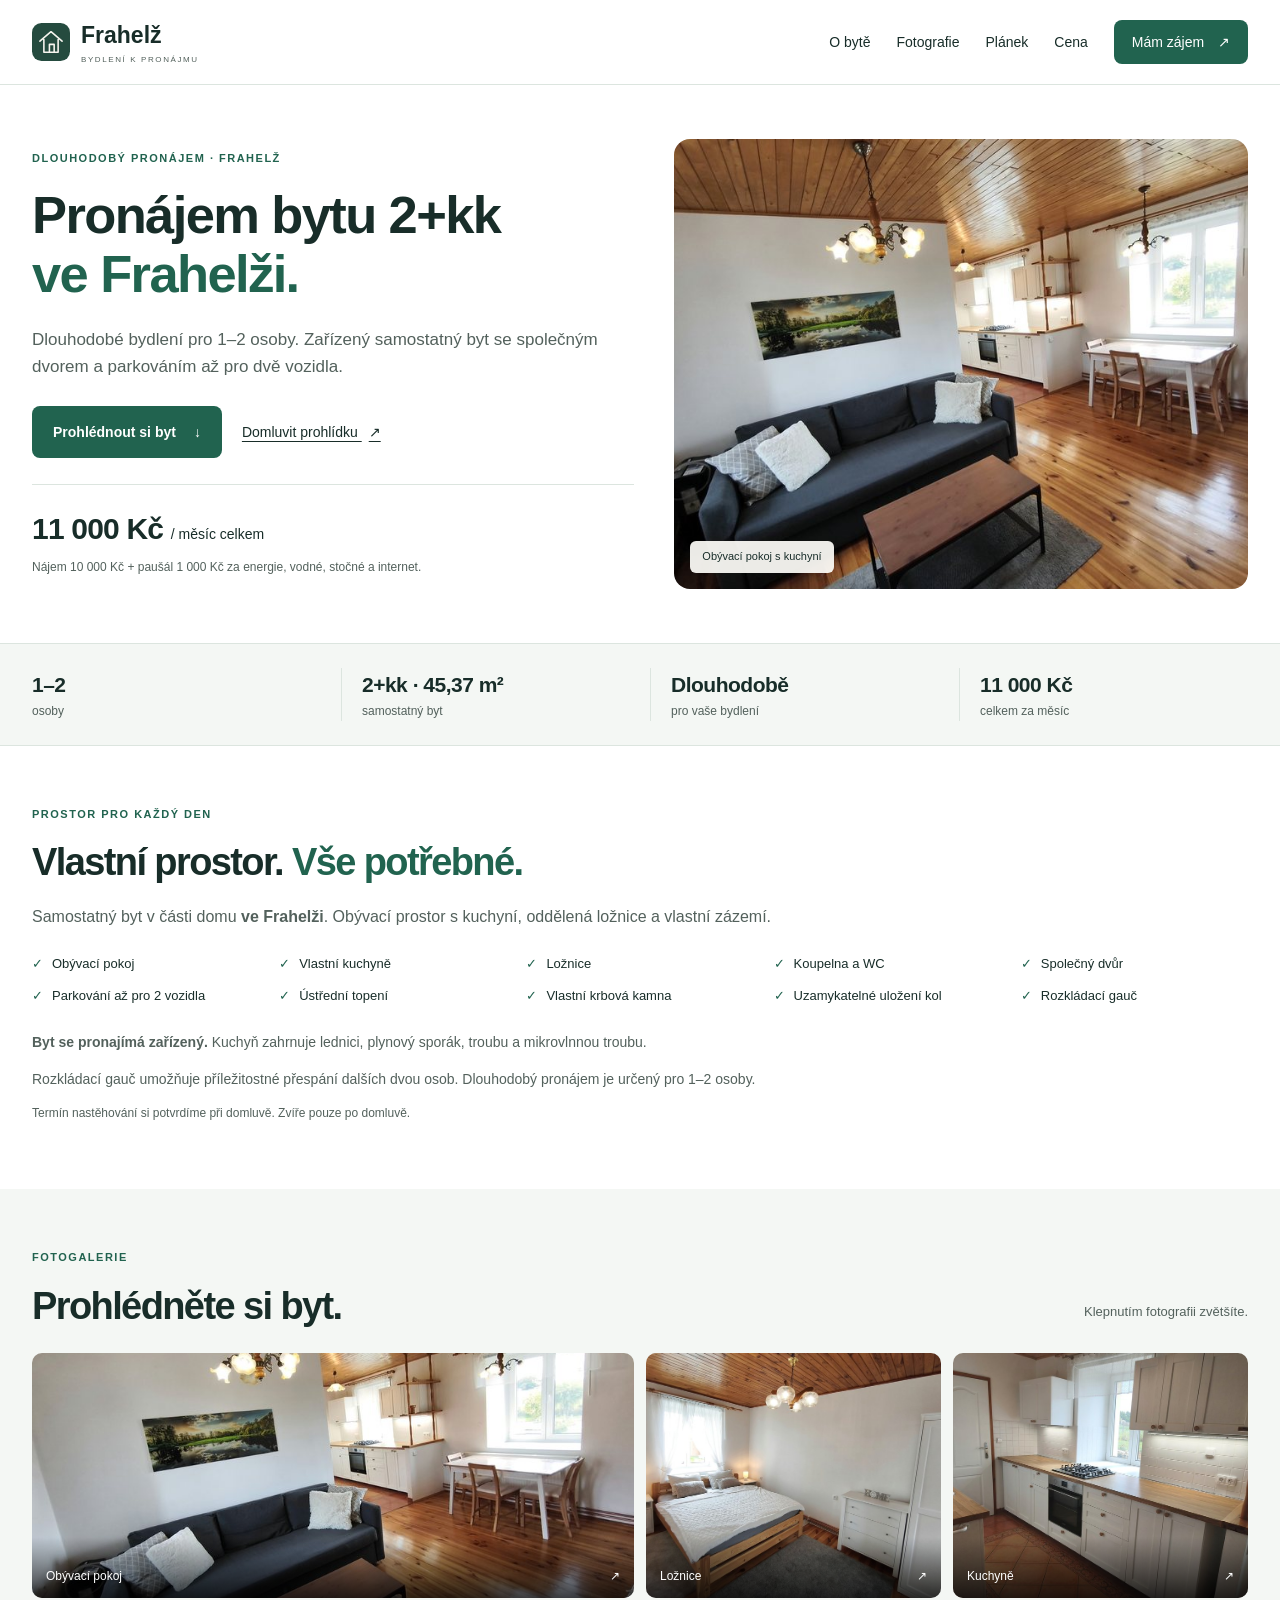
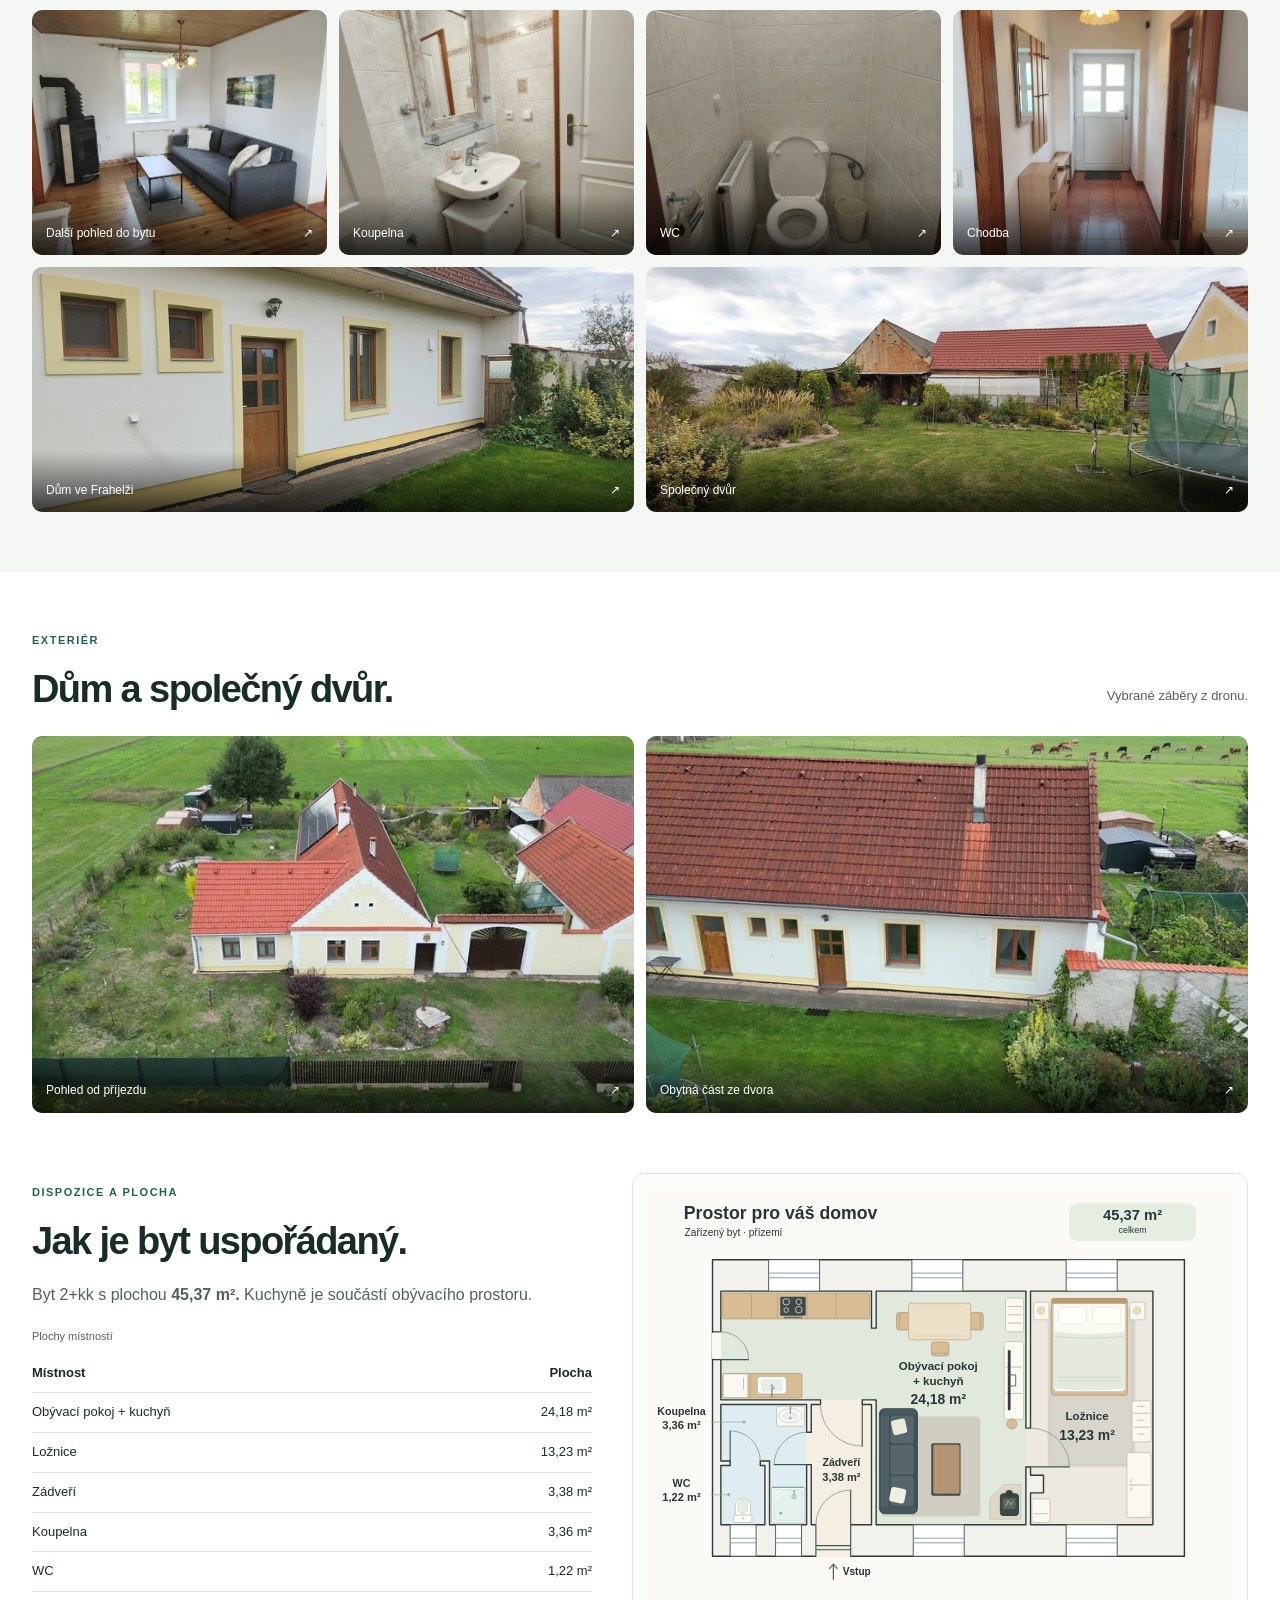
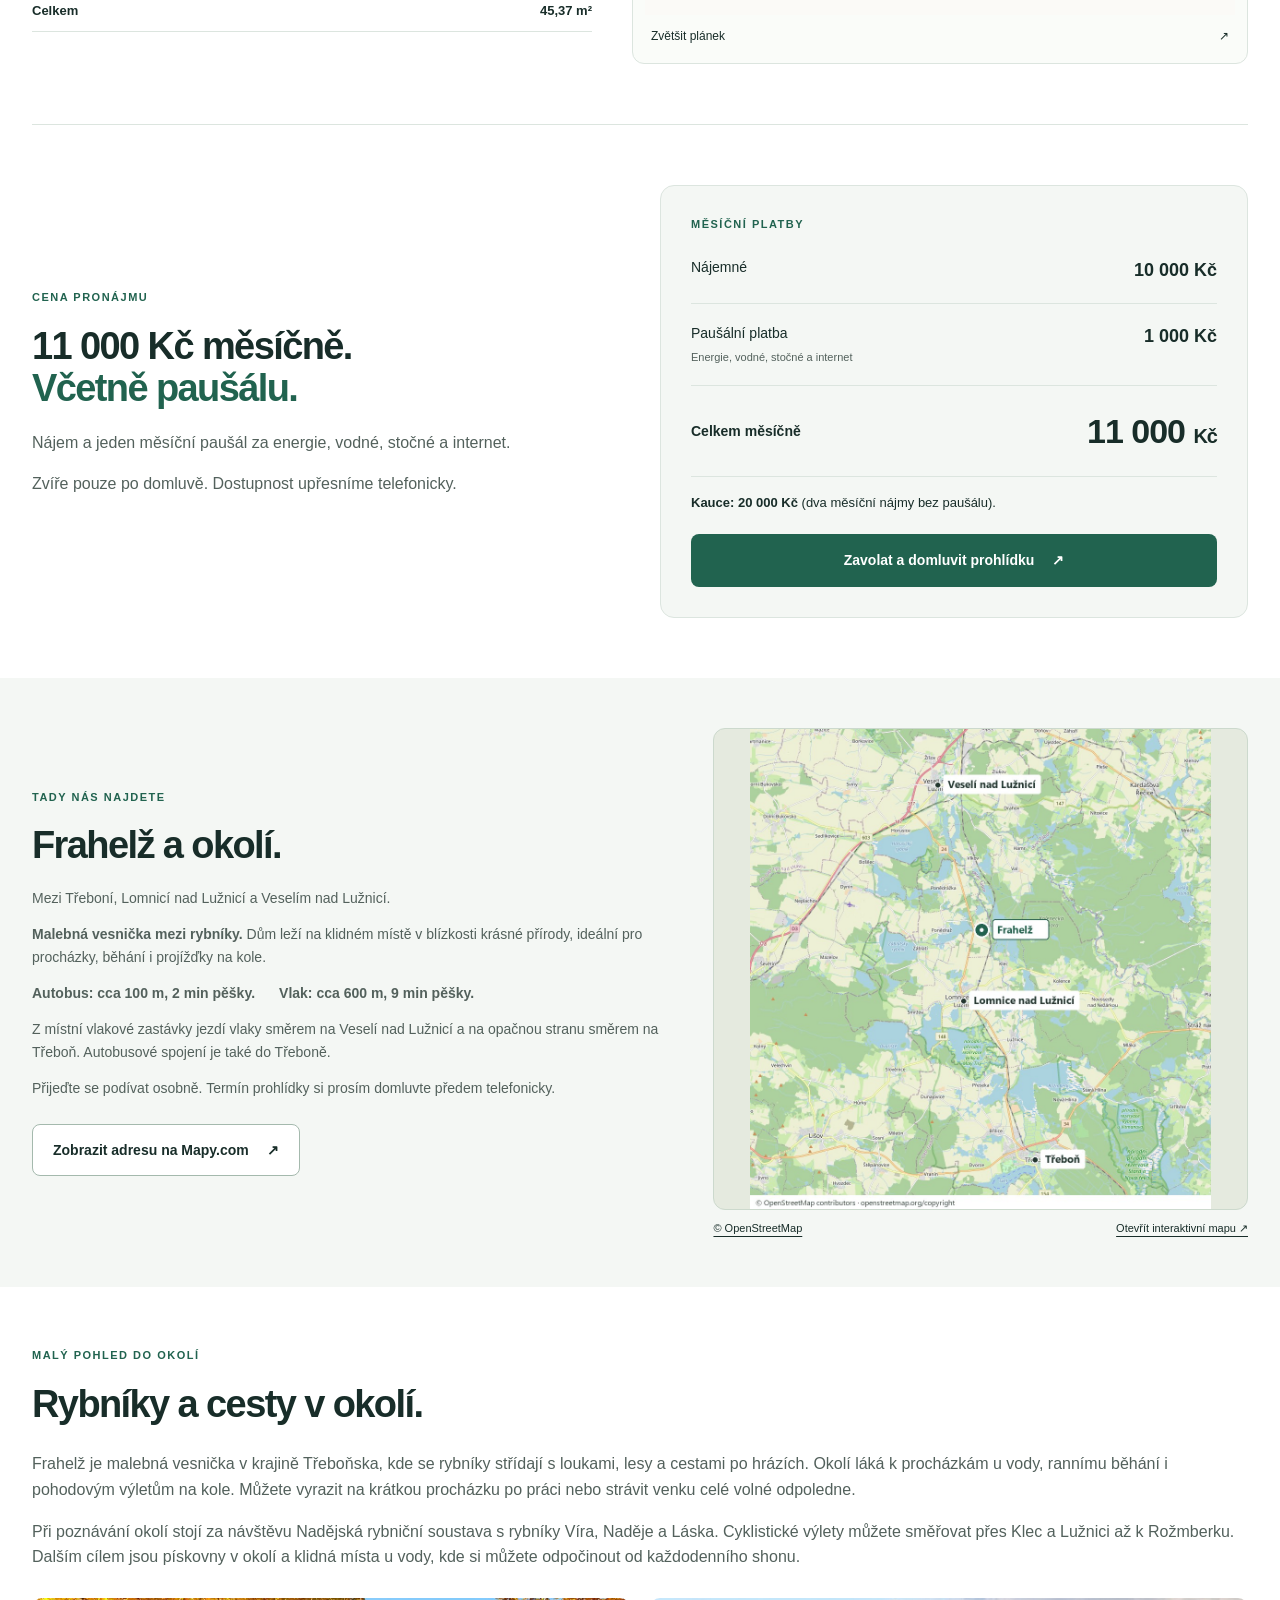
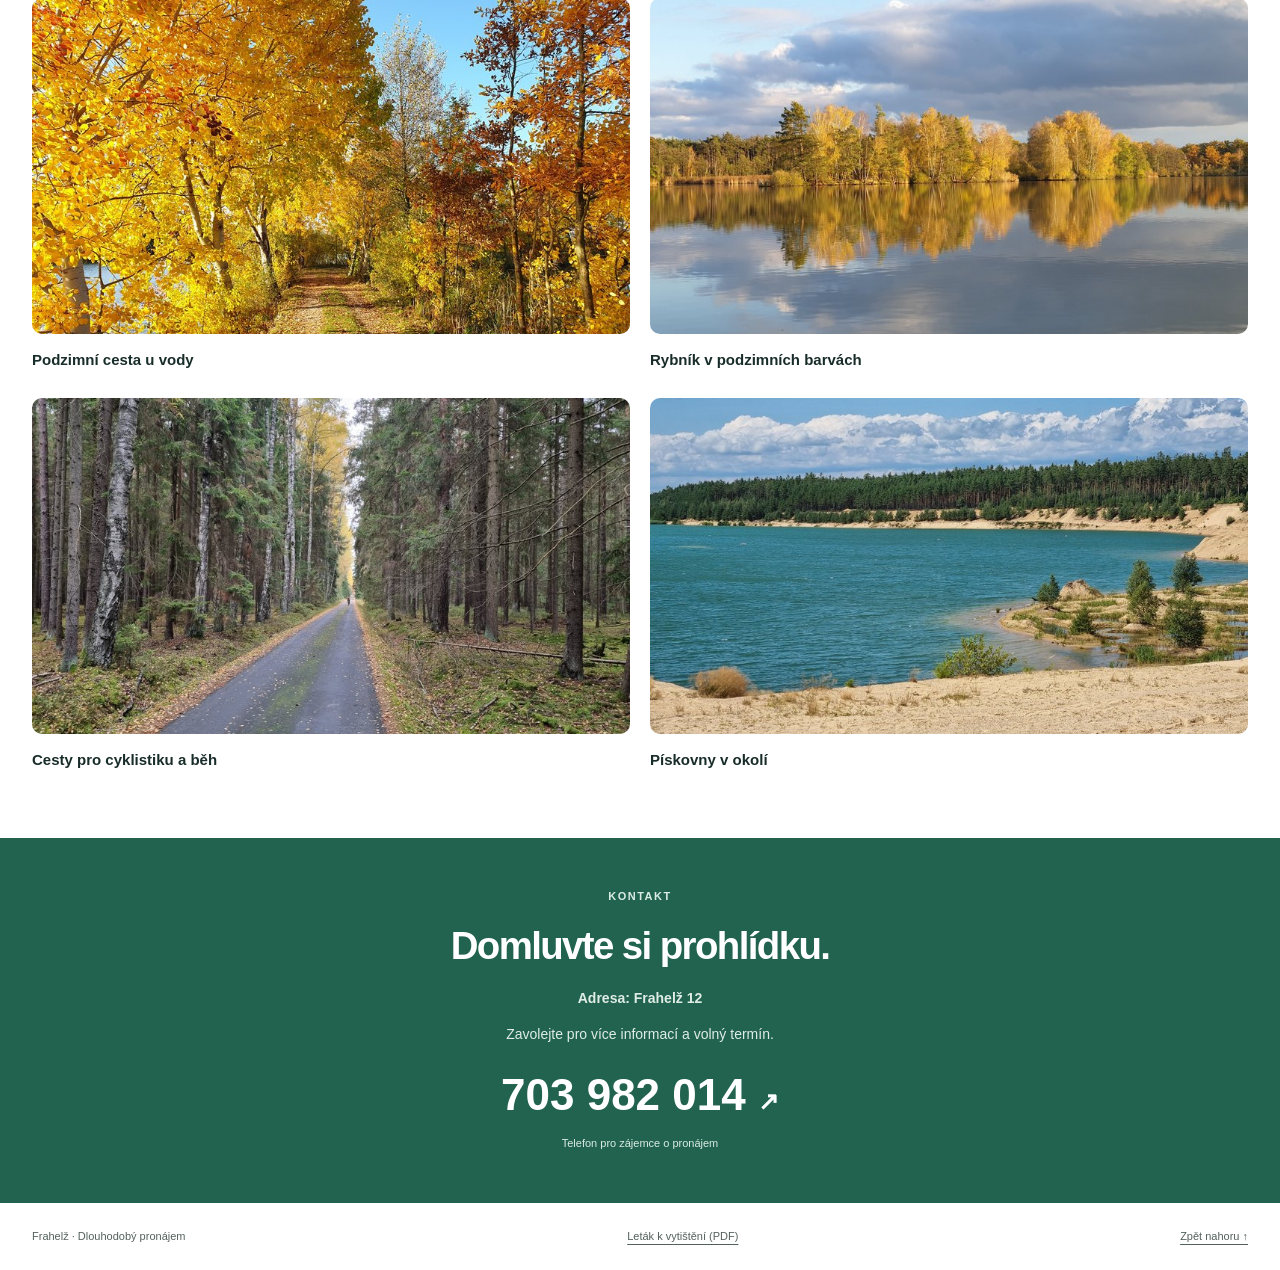
<file: index.html>
<!doctype html>
<html lang="cs">
<head>
  <meta charset="utf-8">
  <meta name="viewport" content="width=device-width, initial-scale=1">
  <meta name="theme-color" content="#254b3f">
  <meta name="description" content="Pronájem bytu 2+kk ve Frahelži, 45,37 m², pro 1–2 osoby. Společný dvůr, parkování až pro 2 vozidla. Celkem 11 000 Kč měsíčně. Telefon 703 982 014.">
  <meta property="og:title" content="Bydlení ve Frahelži | Dlouhodobý pronájem">
  <meta property="og:description" content="Samostatný byt 2+kk, 45,37 m². Společný dvůr a parkování až pro 2 vozidla. Pro 1–2 osoby, celkem 11 000 Kč měsíčně.">
  <meta property="og:type" content="website">
  <meta property="og:locale" content="cs_CZ">
  <title>Bydlení ve Frahelži | Dlouhodobý pronájem</title>
  <link rel="icon" href="favicon.svg" type="image/svg+xml">
  <link rel="stylesheet" href="styles.css">
  <script src="site.js" defer></script>
</head>
<body>
  <a class="skip-link" href="#obsah">Přejít na obsah</a>
  <header class="site-header">
    <div class="container header-inner">
      <a class="brand" href="#uvod" aria-label="Frahelž – úvod">
        <img src="favicon.svg" width="38" height="38" alt="">
        <span>Frahelž<small>BYDLENÍ K PRONÁJMU</small></span>
      </a>
      <nav aria-label="Hlavní navigace">
        <a href="#o-byte">O bytě</a>
        <a href="#fotografie">Fotografie</a>
        <a href="#planek">Plánek</a>
        <a href="#cena">Cena</a>
        <a class="nav-contact" href="#kontakt">Mám zájem <span aria-hidden="true">↗</span></a>
      </nav>
    </div>
  </header>
  <main id="obsah">
    <section class="hero container" id="uvod" aria-labelledby="hero-title">
      <div class="hero-copy">
        <p class="eyebrow"><span class="small-line"></span> DLOUHODOBÝ PRONÁJEM · FRAHELŽ</p>
        <h1 id="hero-title">Pronájem bytu 2+kk <em>ve&nbsp;Frahelži.</em></h1>
        <p class="hero-description">Dlouhodobé bydlení pro 1–2 osoby. Zařízený samostatný byt se společným dvorem a parkováním až pro dvě vozidla.</p>
        <div class="hero-actions">
          <a class="button button-dark" href="#fotografie">Prohlédnout si byt <span aria-hidden="true">↓</span></a>
          <a class="text-link" href="#kontakt">Domluvit prohlídku <span aria-hidden="true">↗</span></a>
        </div>
        <div class="hero-price"><strong>11 000 Kč <span>/ měsíc celkem</span></strong><small>Nájem 10 000 Kč + paušál 1 000 Kč za energie, vodné, stočné a internet.</small></div>
      </div>
      <div class="hero-visual">
        <img class="hero-image" src="assets/obyvak-1600.jpg" srcset="assets/obyvak-800.jpg 800w, assets/obyvak-1600.jpg 1600w" sizes="(max-width: 800px) calc(100vw - 36px), (max-width: 1360px) 46vw, 600px" width="1600" height="1200" fetchpriority="high" alt="Obývací pokoj s pohovkou, dřevěnou podlahou, jídelním stolem a navazující kuchyní">
        <span class="photo-corner">Obývací pokoj s kuchyní</span>
      </div>
    </section>
    <div class="facts-wrap">
      <div class="container facts">
        <div><span class="fact-number">1–2</span><span>osoby</span></div>
        <div><span class="fact-title">2+kk · 45,37 m²</span><span>samostatný byt</span></div>
        <div><span class="fact-title">Dlouhodobě</span><span>pro vaše bydlení</span></div>
        <div><span class="fact-title">11 000 Kč</span><span>celkem za měsíc</span></div>
      </div>
    </div>
    <section class="container section about" id="o-byte" aria-labelledby="about-title">
      <div>
        <p class="eyebrow">PROSTOR PRO KAŽDÝ DEN</p>
        <h2 id="about-title">Vlastní prostor. <em>Vše&nbsp;potřebné.</em></h2>
      </div>
      <div class="about-copy">
        <p>Samostatný byt v části domu <strong>ve Frahelži</strong>. Obývací prostor s kuchyní, oddělená ložnice a vlastní zázemí.</p>
        <div class="room-list">
          <span>Obývací pokoj</span><span>Vlastní kuchyně</span><span>Ložnice</span><span>Koupelna a WC</span><span>Společný dvůr</span><span>Parkování až pro 2 vozidla</span><span>Ústřední topení</span><span>Vlastní krbová kamna</span>
          <span>Uzamykatelné uložení kol</span>
          <span>Rozkládací gauč</span>
        </div>
        <p class="equipment-note"><strong>Byt se pronajímá zařízený.</strong> Kuchyň zahrnuje lednici, plynový sporák, troubu a mikrovlnnou troubu.</p>
        <p class="equipment-note">Rozkládací gauč umožňuje příležitostné přespání dalších dvou osob. Dlouhodobý pronájem je určený pro 1–2 osoby.</p>
        <p class="fine-print">Termín nastěhování si potvrdíme při domluvě. Zvíře pouze po domluvě.</p>
      </div>
    </section>
    <section class="gallery-section section" id="fotografie" aria-labelledby="gallery-title">
      <div class="container">
        <div class="section-heading">
          <div><p class="eyebrow">FOTOGALERIE</p><h2 id="gallery-title">Prohlédněte si byt.</h2></div>
          <p>Klepnutím fotografii zvětšíte.</p>
        </div>
        <div class="gallery">
          <a class="gallery-item gallery-wide" href="assets/obyvak-1600.jpg" data-caption="Obývací pokoj s jídelním koutem">
            <img src="assets/obyvak-800.jpg" width="800" height="600" loading="lazy" decoding="async" alt="Pohovka a jídelní kout v obývacím pokoji">
            <span>Obývací pokoj <span aria-hidden="true">↗</span></span>
          </a>
          <a class="gallery-item" href="assets/loznice-1600.jpg" data-caption="Ložnice">
            <img src="assets/loznice-800.jpg" width="800" height="600" loading="lazy" decoding="async" alt="Ložnice s postelí a oknem">
            <span>Ložnice <span aria-hidden="true">↗</span></span>
          </a>
          <a class="gallery-item" href="assets/kuchyne-1600.jpg" data-caption="Kuchyně">
            <img src="assets/kuchyne-800.jpg" width="800" height="600" loading="lazy" decoding="async" alt="Kuchyňská linka s troubou, varnou deskou a dřezem">
            <span>Kuchyně <span aria-hidden="true">↗</span></span>
          </a>
          <a class="gallery-item" href="assets/obyvak-pohled-1600.jpg" data-caption="Další pohled na obývací pokoj">
            <img src="assets/obyvak-pohled-800.jpg" width="800" height="600" loading="lazy" decoding="async" alt="Obývací pokoj s pohovkou a kamny při pohledu od kuchyně">
            <span>Další pohled do bytu <span aria-hidden="true">↗</span></span>
          </a>
          <a class="gallery-item" href="assets/koupelna-1600.jpg" data-caption="Koupelna">
            <img src="assets/koupelna-800.jpg" width="600" height="800" loading="lazy" decoding="async" alt="Koupelna s umyvadlem a sprchovým koutem">
            <span>Koupelna <span aria-hidden="true">↗</span></span>
          </a>
          <a class="gallery-item" href="assets/wc-1600.jpg" data-caption="WC">
            <img src="assets/wc-800.jpg" width="600" height="800" loading="lazy" decoding="async" alt="WC s oknem">
            <span>WC <span aria-hidden="true">↗</span></span>
          </a>
          <a class="gallery-item" href="assets/chodba-1600.jpg" data-caption="Chodba">
            <img src="assets/chodba-800.jpg" width="600" height="800" loading="lazy" decoding="async" alt="Chodba propojující místnosti bytu">
            <span>Chodba <span aria-hidden="true">↗</span></span>
          </a>
          <a class="gallery-item gallery-wide" href="assets/dum-1600.jpg" data-caption="Pohled na dům">
            <img src="assets/dum-800.jpg" width="800" height="600" loading="lazy" decoding="async" alt="Dům se světlou fasádou a červenou střechou">
            <span>Dům ve Frahelži <span aria-hidden="true">↗</span></span>
          </a>
          <a class="gallery-item gallery-wide" href="assets/dvur-1600.jpg" data-caption="Společný dvůr">
            <img src="assets/dvur-800.jpg" width="800" height="600" loading="lazy" decoding="async" alt="Společný dvůr s trávníkem, záhony a skleníkem">
            <span>Společný dvůr <span aria-hidden="true">↗</span></span>
          </a>
        </div>
      </div>
    </section>
    <section class="container section drone-section" aria-labelledby="drone-title">
      <div class="section-heading">
        <div><p class="eyebrow">EXTERIÉR</p><h2 id="drone-title">Dům a společný dvůr.</h2></div>
        <p>Vybrané záběry z dronu.</p>
      </div>
      <div class="drone-gallery">
        <a class="gallery-item" href="assets/dron-pruceli-1600.jpg" data-caption="Průčelí domu z dronu">
          <img src="assets/dron-pruceli-800.jpg" width="800" height="450" loading="lazy" decoding="async" alt="Pohled z dronu na průčelí domu a vjezd">
          <span>Pohled od příjezdu <span aria-hidden="true">↗</span></span>
        </a>
        <a class="gallery-item" href="assets/dron-byt-1600.jpg" data-caption="Pohled na obytnou část domu ze dvora">
          <img src="assets/dron-byt-800.jpg" width="800" height="450" loading="lazy" decoding="async" alt="Detail obytné části domu při pohledu ze dvora z dronu">
          <span>Obytná část ze dvora <span aria-hidden="true">↗</span></span>
        </a>
      </div>
    </section>
    <section class="container section floor-plan" id="planek" aria-labelledby="plan-title">
      <div>
        <p class="eyebrow">DISPOZICE A PLOCHA</p>
        <h2 id="plan-title">Jak je byt uspořádaný.</h2>
        <p>Byt 2+kk s plochou <strong>45,37 m².</strong> Kuchyně je součástí obývacího prostoru.</p>
        <table class="area-table">
          <caption>Plochy místností</caption>
          <thead><tr><th scope="col">Místnost</th><th scope="col">Plocha</th></tr></thead>
          <tbody>
            <tr><th scope="row">Obývací pokoj + kuchyň</th><td>24,18 m²</td></tr>
            <tr><th scope="row">Ložnice</th><td>13,23 m²</td></tr>
            <tr><th scope="row">Zádveří</th><td>3,38 m²</td></tr>
            <tr><th scope="row">Koupelna</th><td>3,36 m²</td></tr>
            <tr><th scope="row">WC</th><td>1,22 m²</td></tr>
          </tbody>
          <tfoot><tr><th scope="row">Celkem</th><td>45,37 m²</td></tr></tfoot>
        </table>
      </div>
      <a class="plan-link" href="assets/planek-prehledny.svg" data-caption="Půdorys bytu 2+kk">
        <img src="assets/planek-prehledny.svg" width="1400" height="1020" loading="lazy" decoding="async" alt="Půdorys zařízeného bytu 2+kk s názvy místností a výměrami">
        <span>Zvětšit plánek <span aria-hidden="true">↗</span></span>
      </a>
    </section>
    <section class="container section pricing-section" id="cena" aria-labelledby="price-title">
      <div class="pricing-copy">
        <p class="eyebrow">CENA PRONÁJMU</p>
        <h2 id="price-title">11 000 Kč měsíčně. <em>Včetně&nbsp;paušálu.</em></h2>
        <p>Nájem a jeden měsíční paušál za energie, vodné, stočné a internet.</p>
        <p>Zvíře pouze po domluvě. Dostupnost upřesníme telefonicky.</p>
      </div>
      <div class="price-card">
        <p class="eyebrow">MĚSÍČNÍ PLATBY</p>
        <dl>
          <div><dt>Nájemné</dt><dd>10 000 Kč</dd></div>
          <div><dt>Paušální platba<small>Energie, vodné, stočné a internet</small></dt><dd>1 000 Kč</dd></div>
          <div class="price-total"><dt>Celkem měsíčně</dt><dd>11 000 <span>Kč</span></dd></div>
        </dl>
        <p class="deposit-note"><strong>Kauce: 20 000 Kč</strong> (dva měsíční nájmy bez paušálu).</p>
        <a href="tel:+420703982014" class="button button-dark">Zavolat a domluvit prohlídku <span aria-hidden="true">↗</span></a>
      </div>
    </section>
    <section class="location-section" aria-labelledby="location-title">
      <div class="container location-inner">
        <div class="location-copy">
          <p class="eyebrow">TADY NÁS NAJDETE</p>
          <h2 id="location-title">Frahelž a okolí.</h2>
          <p>Mezi Třeboní, Lomnicí nad Lužnicí a Veselím nad Lužnicí.</p>
          <p><strong>Malebná vesnička mezi rybníky.</strong> Dům leží na klidném místě v blízkosti krásné přírody, ideální pro procházky, běhání i projížďky na kole.</p>
          <p class="transport-summary"><strong>Autobus: cca 100 m, 2 min pěšky.</strong> <strong>Vlak: cca 600 m, 9 min pěšky.</strong></p>
          <p>Z místní vlakové zastávky jezdí vlaky směrem na Veselí nad Lužnicí a na opačnou stranu směrem na Třeboň. Autobusové spojení je také do Třeboně.</p>
          <p>Přijeďte se podívat osobně. Termín prohlídky si prosím domluvte předem telefonicky.</p>
          <a class="button button-outline" href="https://mapy.com/cs/zakladni?q=Frahel%C5%BE%2012" target="_blank" rel="noopener noreferrer">Zobrazit adresu na Mapy.com <span aria-hidden="true">↗</span></a>
        </div>
        <figure class="location-map">
          <a class="map-link" href="assets/mapa-okoli.jpg" data-caption="Poloha Frahelže mezi Třeboní, Lomnicí nad Lužnicí a Veselím nad Lužnicí">
            <img src="assets/mapa-okoli.jpg" width="1000" height="1040" loading="lazy" decoding="async" alt="Mapa okolí: Veselí nad Lužnicí na severu, Frahelž uprostřed, Lomnice nad Lužnicí a Třeboň na jihu">
          </a>
          <figcaption><a href="https://www.openstreetmap.org/copyright" target="_blank" rel="noopener noreferrer">© OpenStreetMap</a><a href="https://www.openstreetmap.org/?mlat=49.1160595&amp;mlon=14.7316630#map=11/49.10/14.73" target="_blank" rel="noopener noreferrer">Otevřít interaktivní mapu ↗</a></figcaption>
        </figure>
      </div>
    </section>
    <section class="container section surroundings-section" id="okoli" aria-labelledby="surroundings-title">
      <div class="section-heading">
        <div><p class="eyebrow">MALÝ POHLED DO OKOLÍ</p><h2 id="surroundings-title">Rybníky a cesty v okolí.</h2></div>
      </div>
      <div class="surroundings-intro">
        <p>Frahelž je malebná vesnička v krajině Třeboňska, kde se rybníky střídají s loukami, lesy a cestami po hrázích. Okolí láká k procházkám u vody, rannímu běhání i pohodovým výletům na kole. Můžete vyrazit na krátkou procházku po práci nebo strávit venku celé volné odpoledne.</p>
        <p>Při poznávání okolí stojí za návštěvu Nadějská rybniční soustava s rybníky Víra, Naděje a Láska. Cyklistické výlety můžete směřovat přes Klec a Lužnici až k Rožmberku. Dalším cílem jsou pískovny v okolí a klidná místa u vody, kde si můžete odpočinout od každodenního shonu.</p>
      </div>
      <div class="surroundings-grid">
        <figure class="surroundings-card">
          <a class="surroundings-photo" href="assets/okoli-podzim-1600.jpg" data-caption="Podzimní cesta u vody">
            <img src="assets/okoli-podzim-800.jpg" width="800" height="600" loading="lazy" decoding="async" alt="Cesta pod zlatavými podzimními stromy podél vody">
          </a>
          <figcaption>
            <strong>Podzimní cesta u vody</strong>
          </figcaption>
        </figure>
        <figure class="surroundings-card">
          <a class="surroundings-photo" href="assets/okoli-rybnik-1600.jpg" data-caption="Rybník v podzimních barvách">
            <img src="assets/okoli-rybnik-800.jpg" width="800" height="600" loading="lazy" decoding="async" alt="Rybník s odrazem podzimních stromů na klidné hladině">
          </a>
          <figcaption>
            <strong>Rybník v podzimních barvách</strong>
          </figcaption>
        </figure>
        <figure class="surroundings-card">
          <a class="surroundings-photo" href="assets/okoli-les-1600.jpg" data-caption="Cesty pro cyklistiku a běh">
            <img src="assets/okoli-les-800.jpg" width="800" height="600" loading="lazy" decoding="async" alt="Zpevněná cesta vedoucí mezi vysokými lesními stromy">
          </a>
          <figcaption>
            <strong>Cesty pro cyklistiku a běh</strong>
          </figcaption>
        </figure>
        <figure class="surroundings-card">
          <a class="surroundings-photo" href="assets/okoli-leto-1600.jpg" data-caption="Pískovny v okolí">
            <img src="assets/okoli-leto-800.jpg" width="800" height="600" loading="lazy" decoding="async" alt="Modrá vodní hladina s písčitým břehem a lesem v pozadí">
          </a>
          <figcaption>
            <strong>Pískovny v okolí</strong>
          </figcaption>
        </figure>
      </div>
    </section>
    <section class="contact-section" id="kontakt" aria-labelledby="contact-title">
      <div class="container contact-inner">
        <p class="eyebrow">KONTAKT</p>
        <h2 id="contact-title">Domluvte si prohlídku.</h2>
        <p><strong>Adresa: Frahelž 12</strong></p>
        <p>Zavolejte pro více informací a volný termín.</p>
        <a class="contact-phone" href="tel:+420703982014">703 982 014 <span aria-hidden="true">↗</span></a>
        <span class="contact-label">Telefon pro zájemce o pronájem</span>
      </div>
    </section>
  </main>
  <footer class="container site-footer"><span>Frahelž · Dlouhodobý pronájem</span><a href="letak.pdf">Leták k vytištění (PDF)</a><a href="#uvod">Zpět nahoru ↑</a></footer>
  <dialog class="lightbox" aria-label="Fotogalerie bytu">
    <div class="lightbox-toolbar"><span id="photo-counter" aria-live="polite"></span><button type="button" class="lightbox-close" autofocus aria-label="Zavřít fotogalerii">Zavřít <span aria-hidden="true">×</span></button></div>
    <figure><img id="lightbox-image" alt=""><figcaption id="lightbox-caption" aria-live="polite"></figcaption></figure>
    <div class="lightbox-controls"><button type="button" id="previous-photo" aria-label="Předchozí fotografie">← Předchozí</button><span>Esc zavře náhled</span><button type="button" id="next-photo" aria-label="Další fotografie">Další →</button></div>
  </dialog>
</body>
</html>
</file>
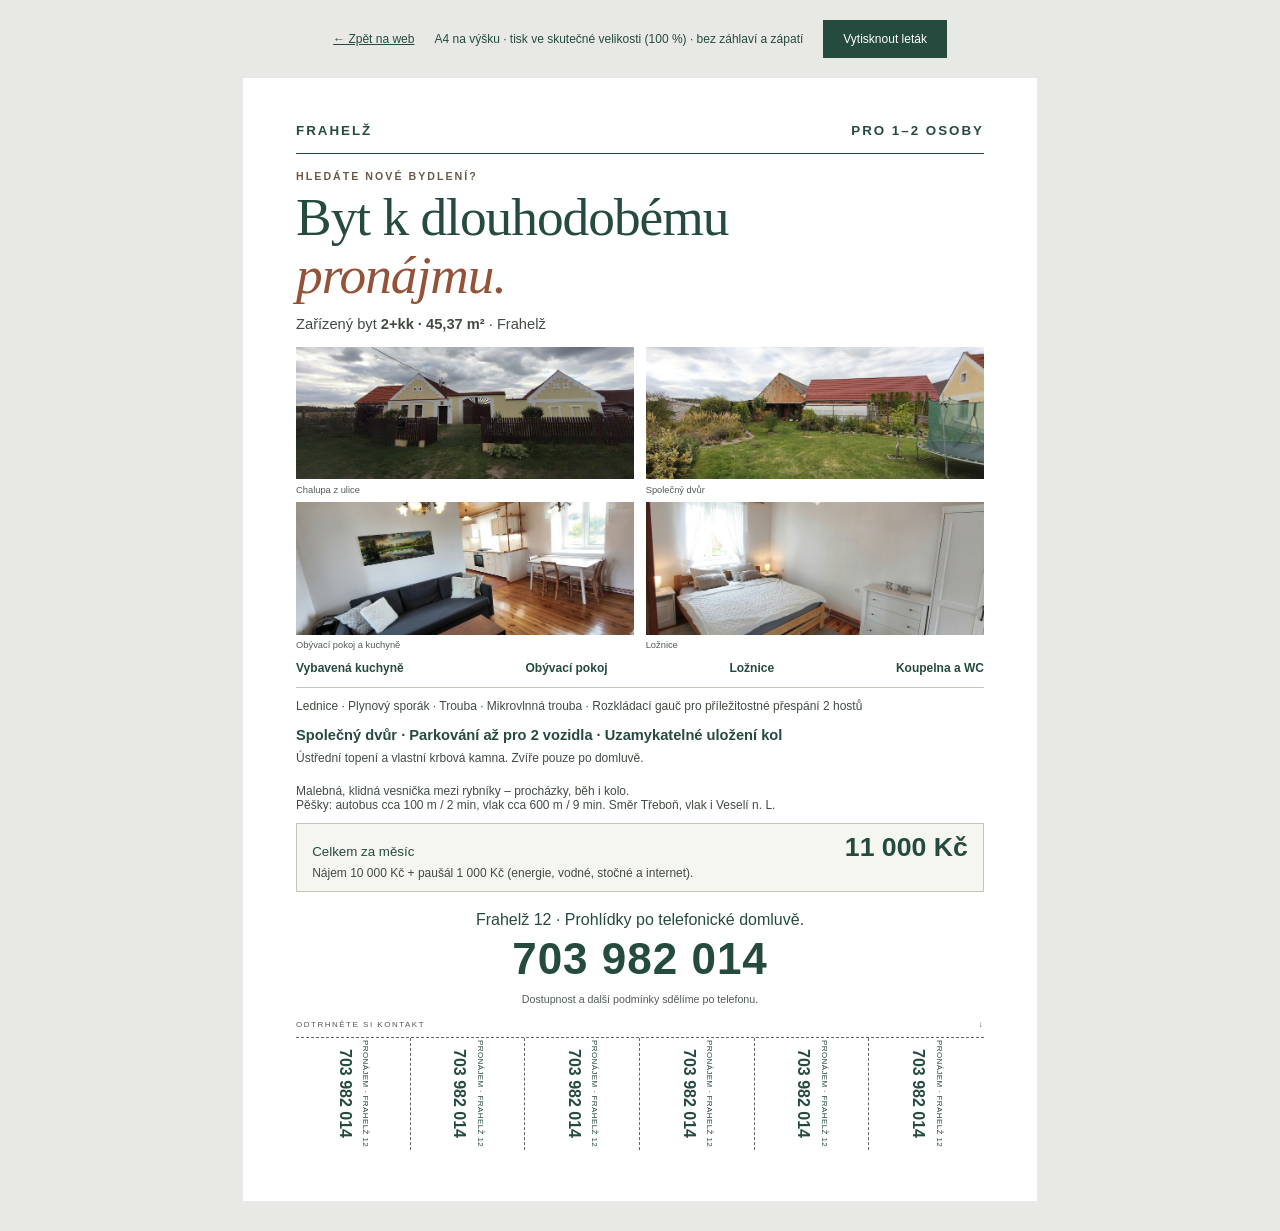
<file: letak.html>
<!doctype html>
<html lang="cs">
<head>
  <meta charset="utf-8">
  <meta name="viewport" content="width=device-width, initial-scale=1">
  <meta name="robots" content="noindex">
  <title>Pronájem Frahelž – leták A4</title>
  <link rel="icon" href="favicon.svg" type="image/svg+xml">
  <link rel="stylesheet" href="letak.css">
  <script src="letak.js" defer></script>
</head>
<body>
  <div class="print-toolbar"><a href="index.html">← Zpět na web</a><span>A4 na výšku · tisk ve skutečné velikosti (100 %) · bez záhlaví a zápatí</span><button id="print-flyer" type="button">Vytisknout leták</button></div>
  <main class="flyer">
    <header class="flyer-header"><span>FRAHELŽ</span><span>PRO 1–2 OSOBY</span></header>
    <p class="eyebrow">HLEDÁTE NOVÉ BYDLENÍ?</p>
    <h1>Byt k dlouhodobému<br><em>pronájmu.</em></h1>
    <p class="intro">Zařízený byt <strong>2+kk · 45,37 m²</strong> · Frahelž</p>
    <div class="flyer-photos">
      <figure><img src="assets/dum-ulice-1600.jpg" width="1600" height="720" alt="Celkový pohled na chalupu z ulice"><figcaption>Chalupa z ulice</figcaption></figure>
      <figure><img src="assets/dvur-1600.jpg" width="1600" height="1169" alt="Společný dvůr se zelení"><figcaption>Společný dvůr</figcaption></figure>
      <figure><img src="assets/obyvak-1600.jpg" width="1600" height="1200" alt="Obývací pokoj s jídelním koutem"><figcaption>Obývací pokoj a kuchyně</figcaption></figure>
      <figure><img src="assets/loznice-1600.jpg" width="1600" height="1200" alt="Ložnice"><figcaption>Ložnice</figcaption></figure>
    </div>
    <div class="room-summary"><span>Vybavená kuchyně</span><span>Obývací pokoj</span><span>Ložnice</span><span>Koupelna a WC</span></div>
    <p class="equipment">Lednice · Plynový sporák · Trouba · Mikrovlnná trouba · Rozkládací gauč pro příležitostné přespání 2 hostů</p>
    <p class="amenities">Společný dvůr · Parkování až pro 2 vozidla · Uzamykatelné uložení kol<br><span>Ústřední topení a vlastní krbová kamna. Zvíře pouze po domluvě.</span></p>
    <p class="equipment">Malebná, klidná vesnička mezi rybníky – procházky, běh i kolo.<br>Pěšky: autobus cca 100 m / 2 min, vlak cca 600 m / 9 min. Směr Třeboň, vlak i Veselí n. L.</p>
    <section class="flyer-price" aria-label="Cena pronájmu">
      <p class="price-total"><span>Celkem za měsíc</span><strong>11 000 Kč</strong></p>
      <p class="price-breakdown">Nájem 10 000 Kč + paušál 1 000 Kč (energie, vodné, stočné a internet).</p>
    </section>
    <section class="flyer-contact" aria-label="Kontakt">
      <p>Frahelž 12 · Prohlídky po telefonické domluvě.</p>
      <a href="tel:+420703982014">703 982 014</a>
      <span>Dostupnost a další podmínky sdělíme po telefonu.</span>
    </section>
    <div class="tear-label">ODTRHNĚTE SI KONTAKT <span aria-hidden="true">↓</span></div>
    <div class="tear-tabs" aria-label="Odtrhávací kontakty">
      <div><span>PRONÁJEM · FRAHELŽ 12</span><strong>703 982 014</strong></div>
      <div><span>PRONÁJEM · FRAHELŽ 12</span><strong>703 982 014</strong></div>
      <div><span>PRONÁJEM · FRAHELŽ 12</span><strong>703 982 014</strong></div>
      <div><span>PRONÁJEM · FRAHELŽ 12</span><strong>703 982 014</strong></div>
      <div><span>PRONÁJEM · FRAHELŽ 12</span><strong>703 982 014</strong></div>
      <div><span>PRONÁJEM · FRAHELŽ 12</span><strong>703 982 014</strong></div>
    </div>
  </main>
</body>
</html>
</file>
<file: styles.css>
:root {
  --ink: #182d29;
  --muted: #53615c;
  --green: #21634f;
  --line: #dce5df;
  --light: #f4f7f4;
}
* { box-sizing: border-box; }
html { scroll-behavior: smooth; scroll-padding-top: 24px; }
body { margin: 0; color: var(--ink); background: #fff; font: 16px/1.6 "Segoe UI", Arial, sans-serif; }
body.gallery-open { overflow: hidden; }
a { color: inherit; text-underline-offset: 4px; }
button { font: inherit; cursor: pointer; }
img { display: block; max-width: 100%; }
:focus-visible { outline: 3px solid #ba682d; outline-offset: 5px; }
.container { width: min(1280px, calc(100% - 64px)); margin-inline: auto; }
.skip-link { position: fixed; top: -100px; left: 20px; padding: 12px; background: white; z-index: 30; }
.skip-link:focus { top: 10px; }
.site-header { border-bottom: 1px solid var(--line); }
.header-inner { min-height: 84px; display: flex; align-items: center; justify-content: space-between; gap: 24px; }
.brand { display: flex; align-items: center; gap: 11px; text-decoration: none; font-size: 23px; font-weight: 650; white-space: nowrap; }
.brand strong { font-weight: inherit; }
.brand small { display: block; font-size: 8px; letter-spacing: 1.6px; font-weight: 500; color: var(--muted); }
nav { display: flex; gap: 26px; align-items: center; font-size: 14px; }
nav a { text-decoration: none; }
nav a:hover { text-decoration: underline; }
.nav-contact { background: var(--green); color: white; padding: 11px 18px; border-radius: 8px; }
.nav-contact span { margin-left: 10px; }
p, h1, h2 { margin-top: 0; }
h1, h2 { font-weight: 650; letter-spacing: -1.6px; line-height: 1.12; }
h1 { font-size: clamp(38px, 4.1vw, 58px); margin-bottom: 22px; }
h2 { font-size: clamp(28px, 3vw, 38px); margin-bottom: 20px; }
em { font-style: normal; color: var(--green); }
.eyebrow { color: var(--green); font-size: 11px; font-weight: 700; letter-spacing: 1.5px; margin-bottom: 18px; }
.small-line { display: none; }
.hero { display: grid; grid-template-columns: minmax(0, 1.05fr) minmax(0, 1fr); gap: 40px; align-items: center; padding-block: 54px; }
.hero-description { font-size: 17px; color: var(--muted); }
.hero-actions { display: flex; align-items: center; flex-wrap: wrap; gap: 20px; margin-block: 26px; }
.button { display: inline-flex; justify-content: center; align-items: center; gap: 18px; padding: 14px 20px; border: 1px solid transparent; border-radius: 8px; text-decoration: none; font-weight: 600; font-size: 14px; min-height: 48px; }
.button-dark { background: var(--green); color: #fff; }
.button-dark:hover, .nav-contact:hover { background: #174b3c; }
.button-outline { border-color: #a4b9ad; background: white; }
.button-outline:hover { background: #edf3ef; }
.text-link { font-size: 14px; }
.text-link span { margin-left: 7px; }
.hero-price { border-top: 1px solid var(--line); padding-top: 20px; }
.hero-price strong { display: block; font-size: 30px; font-weight: 700; letter-spacing: -.8px; }
.hero-price strong span { font-weight: 400; font-size: 14px; letter-spacing: 0; }
.hero-price small { display: block; font-size: 12px; color: var(--muted); margin-top: 5px; }
.hero-visual { position: relative; }
.hero-image { width: 100%; height: 450px; object-fit: cover; border-radius: 16px; }
.photo-corner { position: absolute; bottom: 16px; left: 16px; background: #fffefaeb; padding: 7px 12px; border-radius: 6px; font-size: 11px; }
.facts-wrap { background: var(--light); border-block: 1px solid var(--line); }
.facts { display: grid; grid-template-columns: repeat(4, 1fr); padding-block: 24px; gap: 20px; }
.facts > div { display: flex; flex-direction: column; padding-left: 20px; border-left: 1px solid var(--line); }
.facts > div:first-child { padding: 0; border: 0; }
.fact-title, .fact-number { font-size: 21px; font-weight: 650; letter-spacing: -.5px; }
.facts span:last-child { font-size: 12px; color: var(--muted); }
.section { padding-block: 60px; }
.about { display: block; }
.about-copy p { color: var(--muted); }
.room-list { display: grid; grid-template-columns: repeat(auto-fit, minmax(210px, 1fr)); gap: 12px 20px; margin-block: 24px; }
.room-list span { font-size: 13px; }
.room-list span::before { content: "✓"; margin-right: 9px; color: var(--green); }
.fine-print { font-size: 12px; line-height: 1.6; color: var(--muted); }
.about .fine-print { margin-bottom: 6px; }
.equipment-note { font-size: 14px; }
.gallery-section { background: var(--light); }
.section-heading { display: flex; justify-content: space-between; align-items: end; gap: 28px; margin-bottom: 26px; }
.section-heading h2 { margin-bottom: 0; }
.section-heading > p { font-size: 13px; color: var(--muted); margin-bottom: 4px; }
.gallery { display: grid; grid-template-columns: repeat(4, 1fr); gap: 12px; }
.gallery-wide { grid-column: span 2; }
.gallery-item { position: relative; display: block; overflow: hidden; background: #e2e8e1; border-radius: 10px; }
.gallery-item img { width: 100%; height: 245px; object-fit: cover; transition: transform .2s ease; }
.gallery-item:hover img { transform: scale(1.025); }
.gallery-item > span { position: absolute; inset: auto 0 0; padding: 30px 14px 12px; color: white; background: linear-gradient(transparent, #000b); font-size: 12px; display: flex; justify-content: space-between; gap: 8px; }
.drone-section { padding-bottom: 0; }
.drone-gallery { display: grid; grid-template-columns: repeat(2, 1fr); gap: 12px; }
.drone-gallery .gallery-item img { height: auto; aspect-ratio: 16 / 10; }
.floor-plan { display: grid; grid-template-columns: minmax(0, 1fr) minmax(0, 1.1fr); gap: 40px; align-items: center; border-bottom: 1px solid var(--line); }
.floor-plan p:not(.eyebrow) { color: var(--muted); }
.plan-link { display: block; text-decoration: none; border: 1px solid var(--line); border-radius: 12px; padding: 12px; background: #fafcf9; min-width: 0; }
.plan-link img { width: 100%; height: auto; }
.plan-link > span { display: flex; justify-content: space-between; margin-top: 12px; font-size: 12px; padding: 0 6px 4px; }
.area-table { width: 100%; border-collapse: collapse; font-size: 13px; margin-block: 20px; }
.area-table caption { text-align: left; color: var(--muted); font-size: 11px; padding-bottom: 8px; }
.area-table th, .area-table td { padding: 9px 0; border-bottom: 1px solid var(--line); text-align: left; }
.area-table tbody th { font-weight: 400; }
.area-table td, .area-table thead th:last-child { text-align: right; white-space: nowrap; padding-left: 10px; }
.area-table tfoot { font-weight: 700; }
.pricing-section { display: grid; grid-template-columns: repeat(2, minmax(0, 1fr)); align-items: center; gap: 40px; }
.pricing-copy p:not(.eyebrow) { color: var(--muted); }
.price-card { border: 1px solid var(--line); border-radius: 14px; padding: 30px; background: var(--light); }
.price-card .eyebrow { margin-bottom: 5px; }
dl { margin: 0; }
dl > div { display: flex; justify-content: space-between; gap: 16px; border-bottom: 1px solid var(--line); padding-block: 18px; }
dt { font-size: 14px; }
dt small { display: block; margin-top: 5px; font-size: 11px; color: var(--muted); max-width: 205px; }
dd { margin: 0; font-size: 18px; white-space: nowrap; font-weight: 600; }
.price-total { align-items: center; border: 0; }
.price-total dd { font-size: 34px; letter-spacing: -1px; }
.price-total dd span { font-size: 20px; }
.price-total dt { font-weight: 600; }
.price-card .button { width: 100%; }
.deposit-note { margin: 0 0 20px; padding-top: 16px; border-top: 1px solid var(--line); font-size: 13px; }
.location-section { padding-block: 50px; background: var(--light); }
.location-inner { display: grid; grid-template-columns: minmax(0, 1.2fr) minmax(0, 1fr); gap: 40px; align-items: center; }
.location-copy p:not(.eyebrow) { color: var(--muted); font-size: 14px; }
.transport-summary { display: flex; flex-wrap: wrap; gap: 8px 24px; }
.location-inner .button { margin-top: 10px; }
.location-map { margin: 0; min-width: 0; }
.map-link { display: block; border: 1px solid #ccd9cd; border-radius: 12px; overflow: hidden; background: #e5eadf; }
.location-map img { width: 100%; height: 480px; object-fit: contain; }
.location-map figcaption { display: flex; justify-content: space-between; gap: 10px; flex-wrap: wrap; font-size: 11px; margin-top: 10px; }
.surroundings-intro { margin: 0 0 28px; color: var(--muted); }
.surroundings-intro p:last-child { margin-bottom: 0; }
.surroundings-grid { display: grid; grid-template-columns: 1fr 1fr; gap: 20px; }
.surroundings-card { margin: 0; min-width: 0; }
.surroundings-photo { display: block; border-radius: 10px; overflow: hidden; background: var(--light); }
.surroundings-photo img { width: 100%; height: auto; aspect-ratio: 16 / 9; object-fit: cover; }
.surroundings-card figcaption { padding-top: 14px; }
.surroundings-card figcaption strong { display: block; font-size: 15px; margin-bottom: 6px; }
.contact-section { background: var(--green); color: #fff; padding-block: 50px; text-align: center; }
.contact-inner .eyebrow { color: #dbece4; }
.contact-inner h2 { font-size: clamp(30px, 3vw, 40px); }
.contact-inner p:not(.eyebrow) { color: #e0ede6; font-size: 14px; }
.contact-phone { font-size: clamp(32px, 4vw, 44px); font-weight: 650; text-decoration: none; }
.contact-phone:hover { text-decoration: underline; }
.contact-phone span { font-size: 25px; }
.contact-label { display: block; font-size: 11px; margin-top: 5px; color: #dbece4; }
.site-footer { display: flex; justify-content: space-between; gap: 20px; font-size: 11px; padding-block: 25px; color: var(--muted); }
.lightbox { width: min(1180px, 96vw); max-width: 96vw; height: min(950px, 94dvh); max-height: 94dvh; border: 0; border-radius: 12px; background: #17241e; color: #fff; padding: 20px 24px; }
.lightbox[open] { display: flex; flex-direction: column; }
.lightbox::backdrop { background: #06110de8; }
.lightbox-toolbar, .lightbox-controls { display: flex; justify-content: space-between; align-items: center; gap: 12px; flex-shrink: 0; font-size: 12px; }
.lightbox button { background: transparent; color: white; border: 1px solid #9aac9f; border-radius: 6px; min-height: 44px; padding: 9px 15px; }
.lightbox button:hover { background: #ffffff16; }
.lightbox-close span { font-size: 18px; margin-left: 12px; }
.lightbox figure { flex: 1; min-height: 0; margin: 15px 0; display: flex; flex-direction: column; align-items: center; }
.lightbox figure img { flex: 1; width: 100%; min-height: 0; object-fit: contain; }
.lightbox figcaption { font-size: 12px; padding-top: 12px; text-align: center; flex-shrink: 0; }
.lightbox :focus-visible { outline-color: #efbd89; }
@media (max-width: 1050px) {
  .container { width: calc(100% - 48px); }
  .hero, .floor-plan, .pricing-section, .location-inner { gap: 30px; }
  nav { gap: 17px; }
  .hero-image { height: 430px; }
  .gallery-item img { height: 220px; }
}
@media (max-width: 800px) {
  .container { width: calc(100% - 36px); }
  .header-inner { min-height: 76px; gap: 15px; }
  .brand { font-size: 21px; gap: 8px; }
  .brand img { width: 33px; height: 33px; }
  .brand small { font-size: 7px; letter-spacing: 1.2px; }
  nav > a:not(.nav-contact) { display: none; }
  .nav-contact { padding: 10px 12px; font-size: 12px; }
  .hero { grid-template-columns: 1fr; padding-block: 32px 36px; gap: 28px; }
  h1 { font-size: clamp(36px, 8vw, 51px); letter-spacing: -1.3px; }
  .hero .eyebrow { font-size: 9px; letter-spacing: 1px; }
  .hero-description { font-size: 16px; }
  .hero-actions { gap: 16px; margin-block: 23px; }
  .button, .text-link { font-size: 13px; }
  .hero-price strong { font-size: 28px; }
  .hero-image { height: auto; aspect-ratio: 4 / 3; border-radius: 12px; }
  .facts { grid-template-columns: 1fr 1fr; gap: 20px 8px; }
  .facts > div:nth-child(odd) { padding-left: 0; border: 0; }
  .facts > div:nth-child(even) { padding-left: 14px; }
  .fact-title, .fact-number { font-size: 19px; }
  .section { padding-block: 40px; }
  .floor-plan, .pricing-section, .location-inner { grid-template-columns: 1fr; gap: 20px; }
  h2 { font-size: 30px; letter-spacing: -1px; }
  .eyebrow { font-size: 10px; margin-bottom: 12px; }
  .room-list { grid-template-columns: repeat(2, minmax(0, 1fr)); gap: 12px 8px; }
  .room-list span { font-size: 12px; }
  .section-heading { display: block; margin-bottom: 22px; }
  .section-heading > p { margin-top: 12px; }
  .gallery { grid-template-columns: 1fr 1fr; gap: 10px; }
  .gallery-item img { height: 210px; }
  .gallery-wide img { height: auto; aspect-ratio: 1.5; }
  .drone-section { padding-bottom: 0; }
  .drone-gallery { grid-template-columns: 1fr; gap: 12px; }
  .drone-gallery .gallery-item img { aspect-ratio: 16 / 9; }
  .price-card { padding: 22px; }
  .location-map img { height: auto; }
  .surroundings-grid { grid-template-columns: 1fr; gap: 28px; }
  .contact-section { padding-block: 40px; }
  .site-footer { flex-wrap: wrap; gap: 12px 20px; }
  .site-footer > span { width: 100%; }
  .lightbox { padding: 12px; }
  .lightbox-controls > span { display: none; }
}
@media (max-width: 360px) {
  .fact-title, .fact-number { font-size: 17px; }
  .hero-price strong span { font-size: 12px; }
  .price-total dd { font-size: 28px; }
  .gallery-item img { height: 180px; }
  .gallery-wide img { height: auto; }
}
@media (prefers-reduced-motion: reduce) {
  html { scroll-behavior: auto; }
  *, *::before, *::after { transition: none !important; }
}
</file>
<file: letak.css>
:root { color-scheme: light; }
* { box-sizing: border-box; }
body { margin: 0; background: #e8e9e4; color: #254b3f; font-family: "Segoe UI", Arial, sans-serif; }
.print-toolbar { display: flex; justify-content: center; align-items: center; flex-wrap: wrap; gap: 20px; padding: 20px; font-size: 12px; }
.print-toolbar a { color: #254b3f; }
.print-toolbar button { border: 0; background: #254b3f; color: white; padding: 12px 20px; cursor: pointer; font: inherit; }
:focus-visible { outline: 3px solid #945339; outline-offset: 4px; }
.flyer { background: white; width: 210mm; height: 297mm; padding: 12mm 14mm 0; margin: 0 auto 30px; overflow: hidden; }
.flyer-header { display: flex; justify-content: space-between; border-bottom: 1px solid #254b3f; padding-bottom: 4mm; font-size: 10pt; letter-spacing: 2px; font-weight: 600; }
.eyebrow { margin: 4mm 0 2mm; font-size: 8pt; font-weight: 600; letter-spacing: 2px; color: #695b49; }
h1 { font: 40pt/1.08 Georgia, "Times New Roman", serif; letter-spacing: -1px; margin: 0 0 3mm; }
h1 em { color: #945339; font-weight: normal; }
.intro { margin: 0 0 4mm; font-size: 11pt; color: #424b44; }
.flyer-photos { display: grid; grid-template-columns: repeat(2, 1fr); gap: 2mm 3mm; }
figure { margin: 0; }
figure img { display: block; width: 100%; height: 35mm; object-fit: cover; }
figcaption { font-size: 7pt; margin-top: 1.5mm; color: #525a53; }
.room-summary { display: flex; justify-content: space-between; gap: 2mm; margin: 3mm 0 3mm; padding-bottom: 3mm; border-bottom: 1px solid #bec7bc; font-size: 9pt; font-weight: 600; }
.amenities { font-size: 11pt; font-weight: 600; margin: 0 0 4mm; line-height: 1.5; }
.amenities span { font-size: 9pt; font-weight: 400; color: #424b44; }
.equipment { font-size: 9pt; color: #424b44; margin: 0 0 3mm; }
.flyer-price { padding: 2.5mm 4mm; border: 1px solid #bec7bc; background: #f5f6f0; }
.price-total { display: flex; align-items: baseline; justify-content: space-between; gap: 3mm; margin: 0; font-size: 10pt; }
.price-total strong { font-size: 20pt; line-height: 1.1; }
.price-breakdown { margin: 1mm 0 0; font-size: 9pt; line-height: 1.25; color: #424b44; }
.flyer-contact { text-align: center; padding-block: 5mm 4mm; }
.flyer-contact p { font-size: 12pt; margin: 0 0 1mm; }
.flyer-contact a { color: #254b3f; font-size: 33pt; line-height: 1.2; font-weight: 700; letter-spacing: 1px; text-decoration: none; display: block; }
.flyer-contact > span { display: block; font-size: 8pt; margin-top: 2mm; color: #525a53; }
.tear-label { display: flex; justify-content: space-between; font-size: 6pt; letter-spacing: 1.5px; margin: 0 0 2mm; color: #525a53; }
.tear-tabs { display: grid; grid-template-columns: repeat(6, 1fr); border-top: 1px dashed #606b60; height: 30mm; }
.tear-tabs > div { display: flex; flex-direction: column; align-items: center; justify-content: center; border-right: 1px dashed #606b60; gap: 2mm; writing-mode: vertical-rl; }
.tear-tabs > div:last-child { border-right: none; }
.tear-tabs span { font-size: 6pt; letter-spacing: .4px; }
.tear-tabs strong { font-size: 12pt; }
@page { size: A4 portrait; margin: 0; }
@media print {
  body { background: white; }
  .print-toolbar { display: none; }
  .flyer { margin: 0; print-color-adjust: exact; -webkit-print-color-adjust: exact; }
}
@media screen and (max-width: 820px) {
  body { overflow-x: auto; }
  .print-toolbar { justify-content: flex-start; }
  .flyer { margin-left: 12px; margin-right: 12px; }
}
</file>
